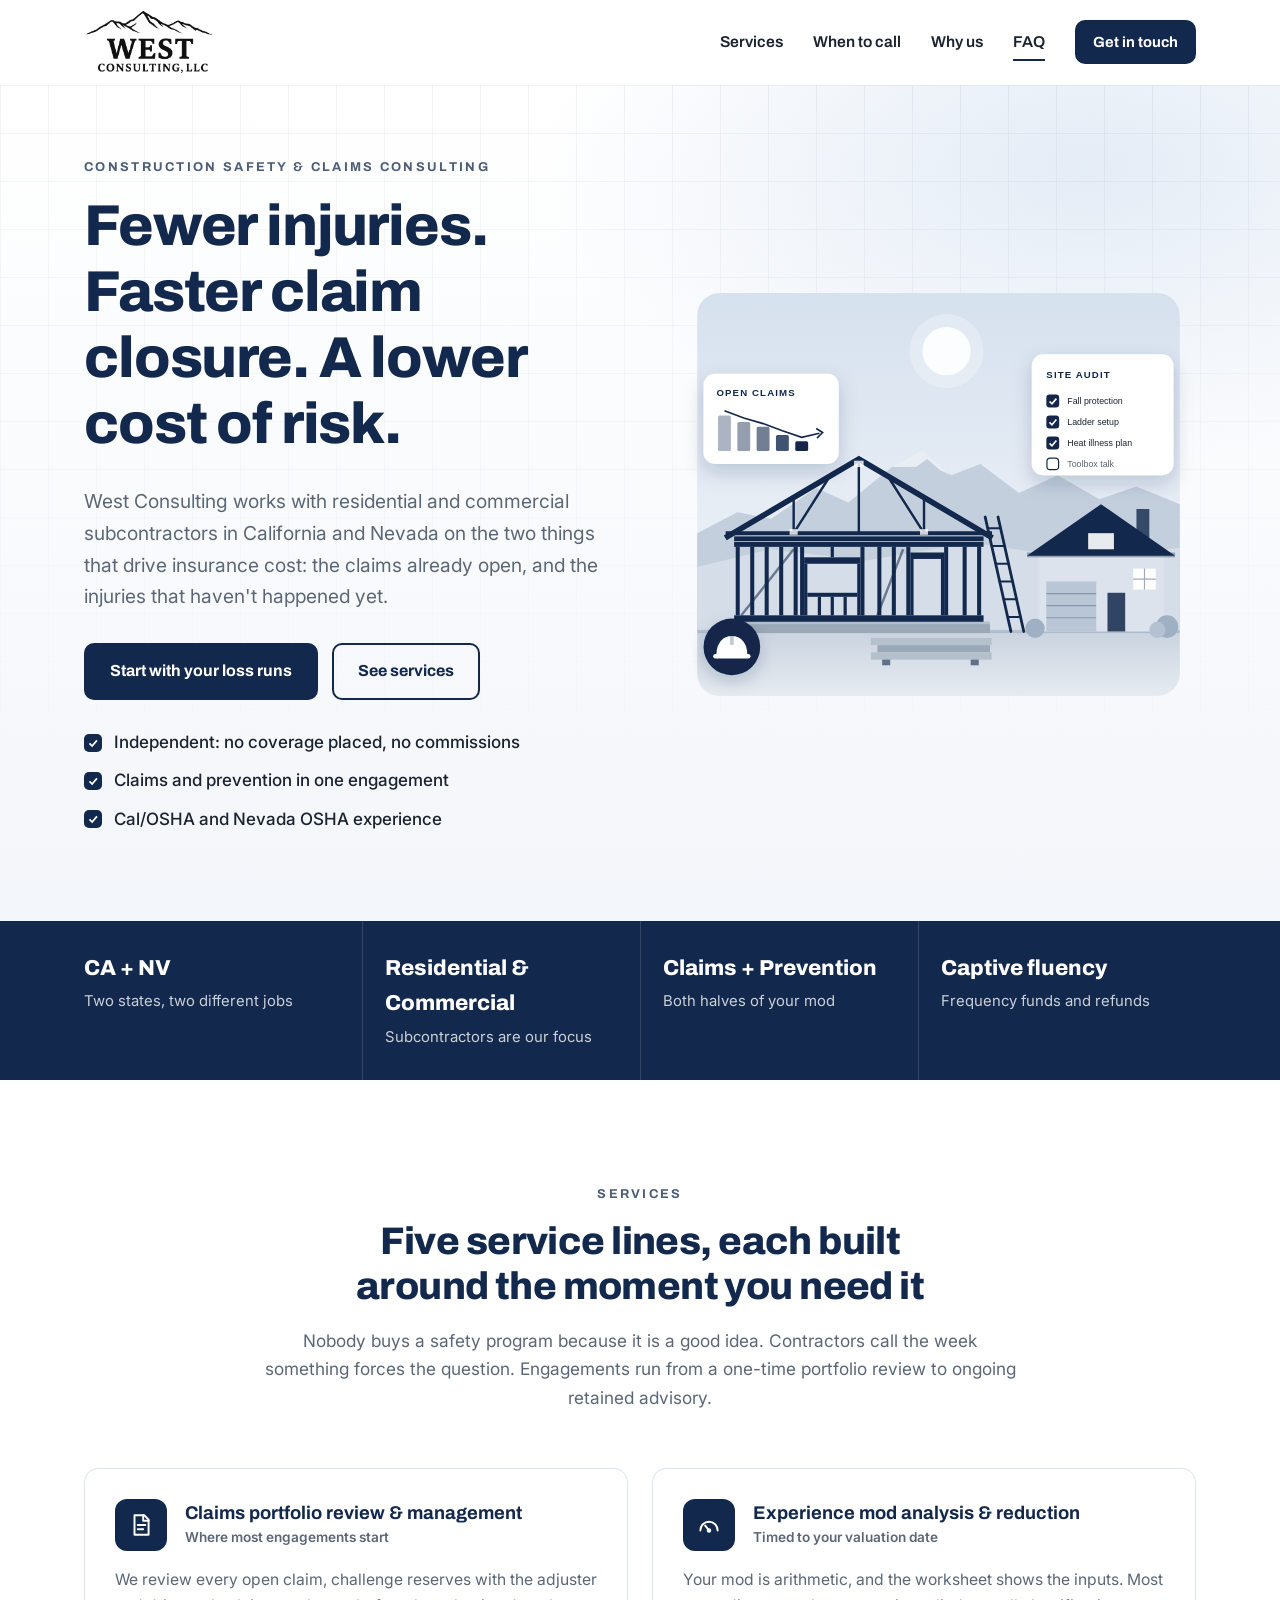
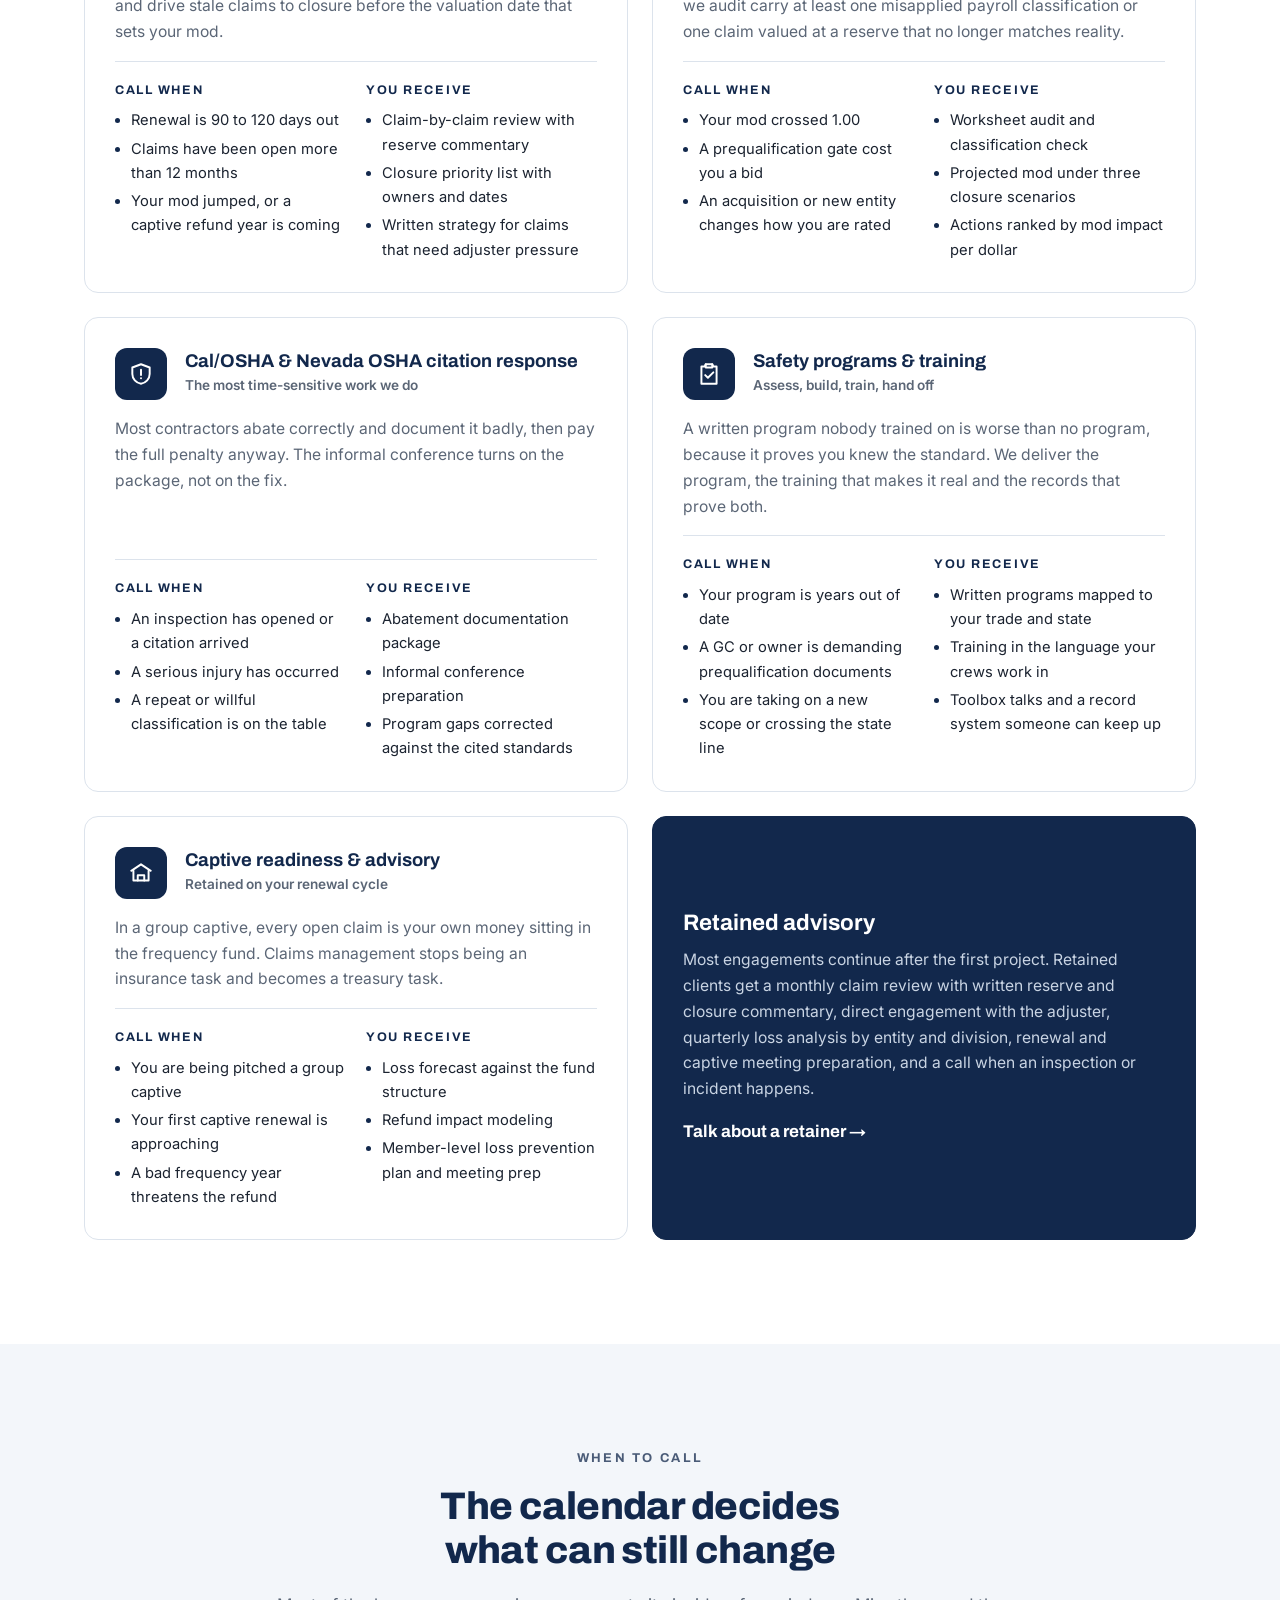
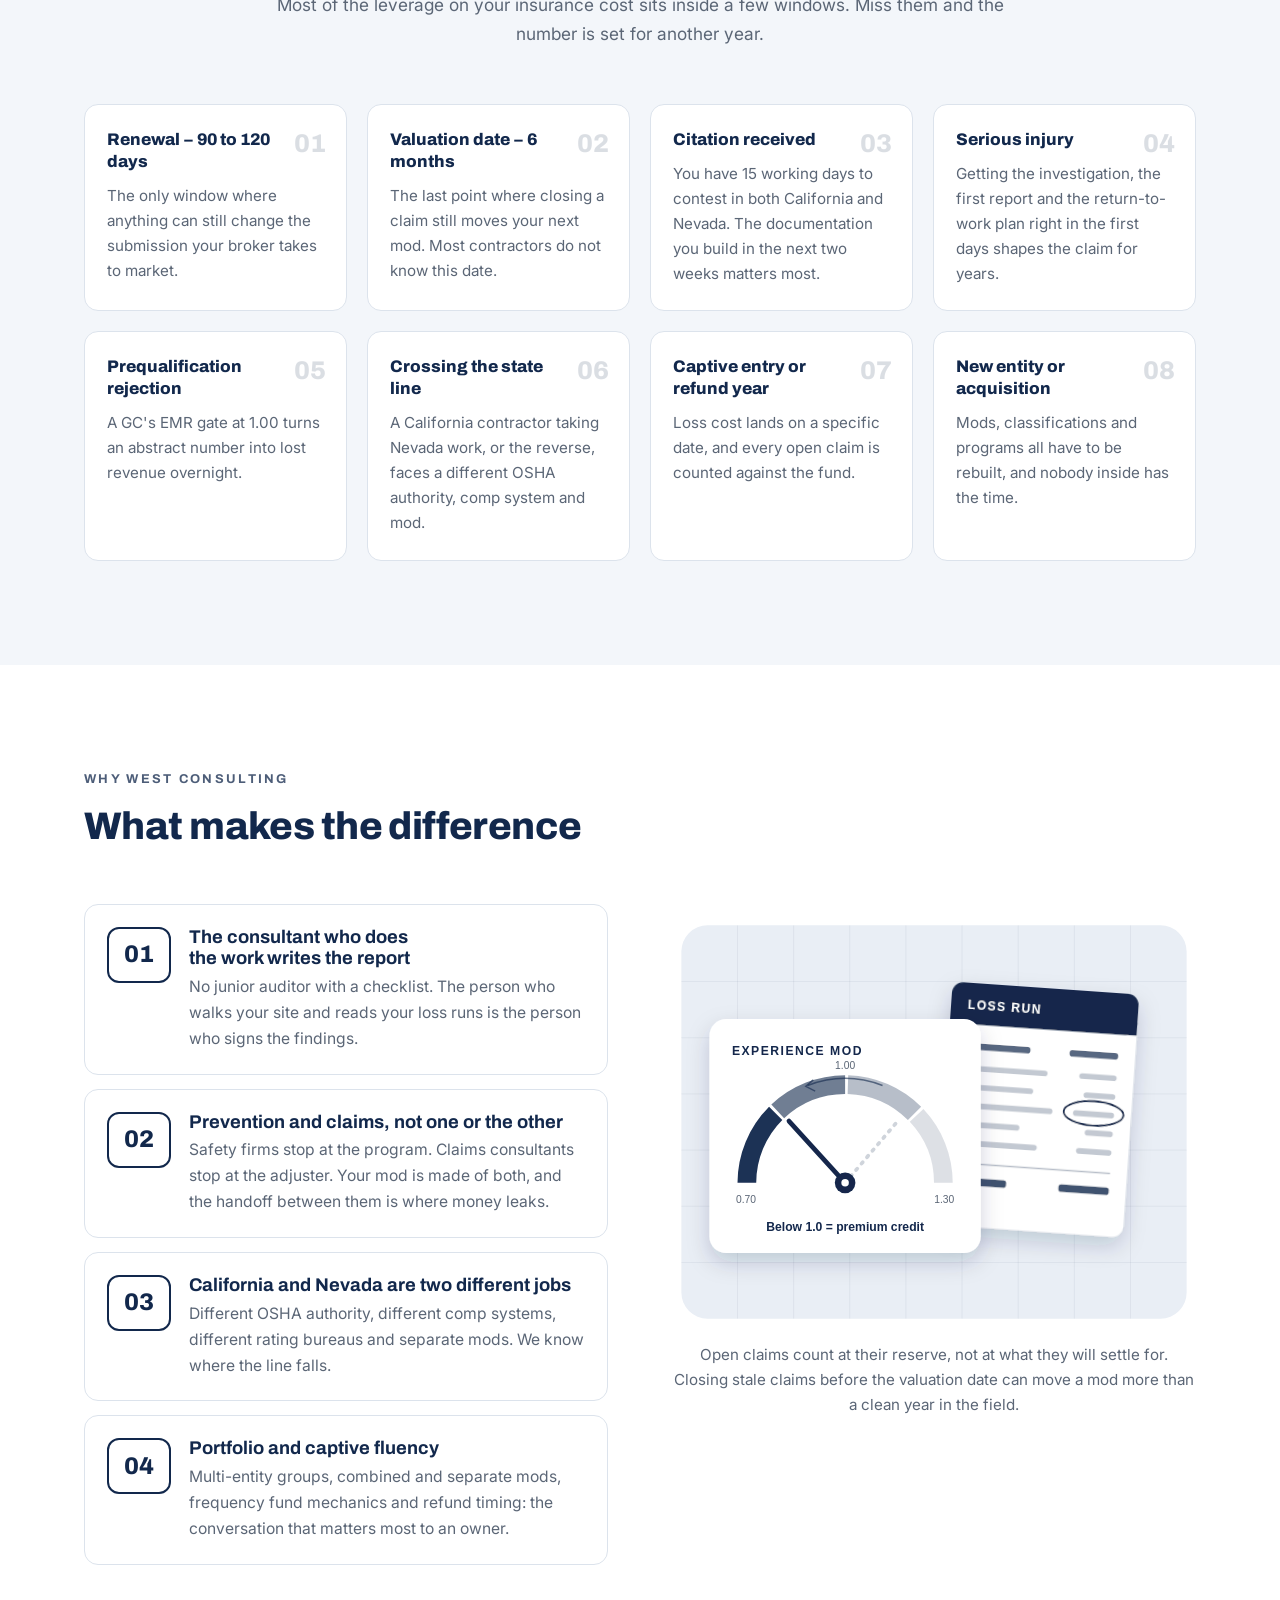
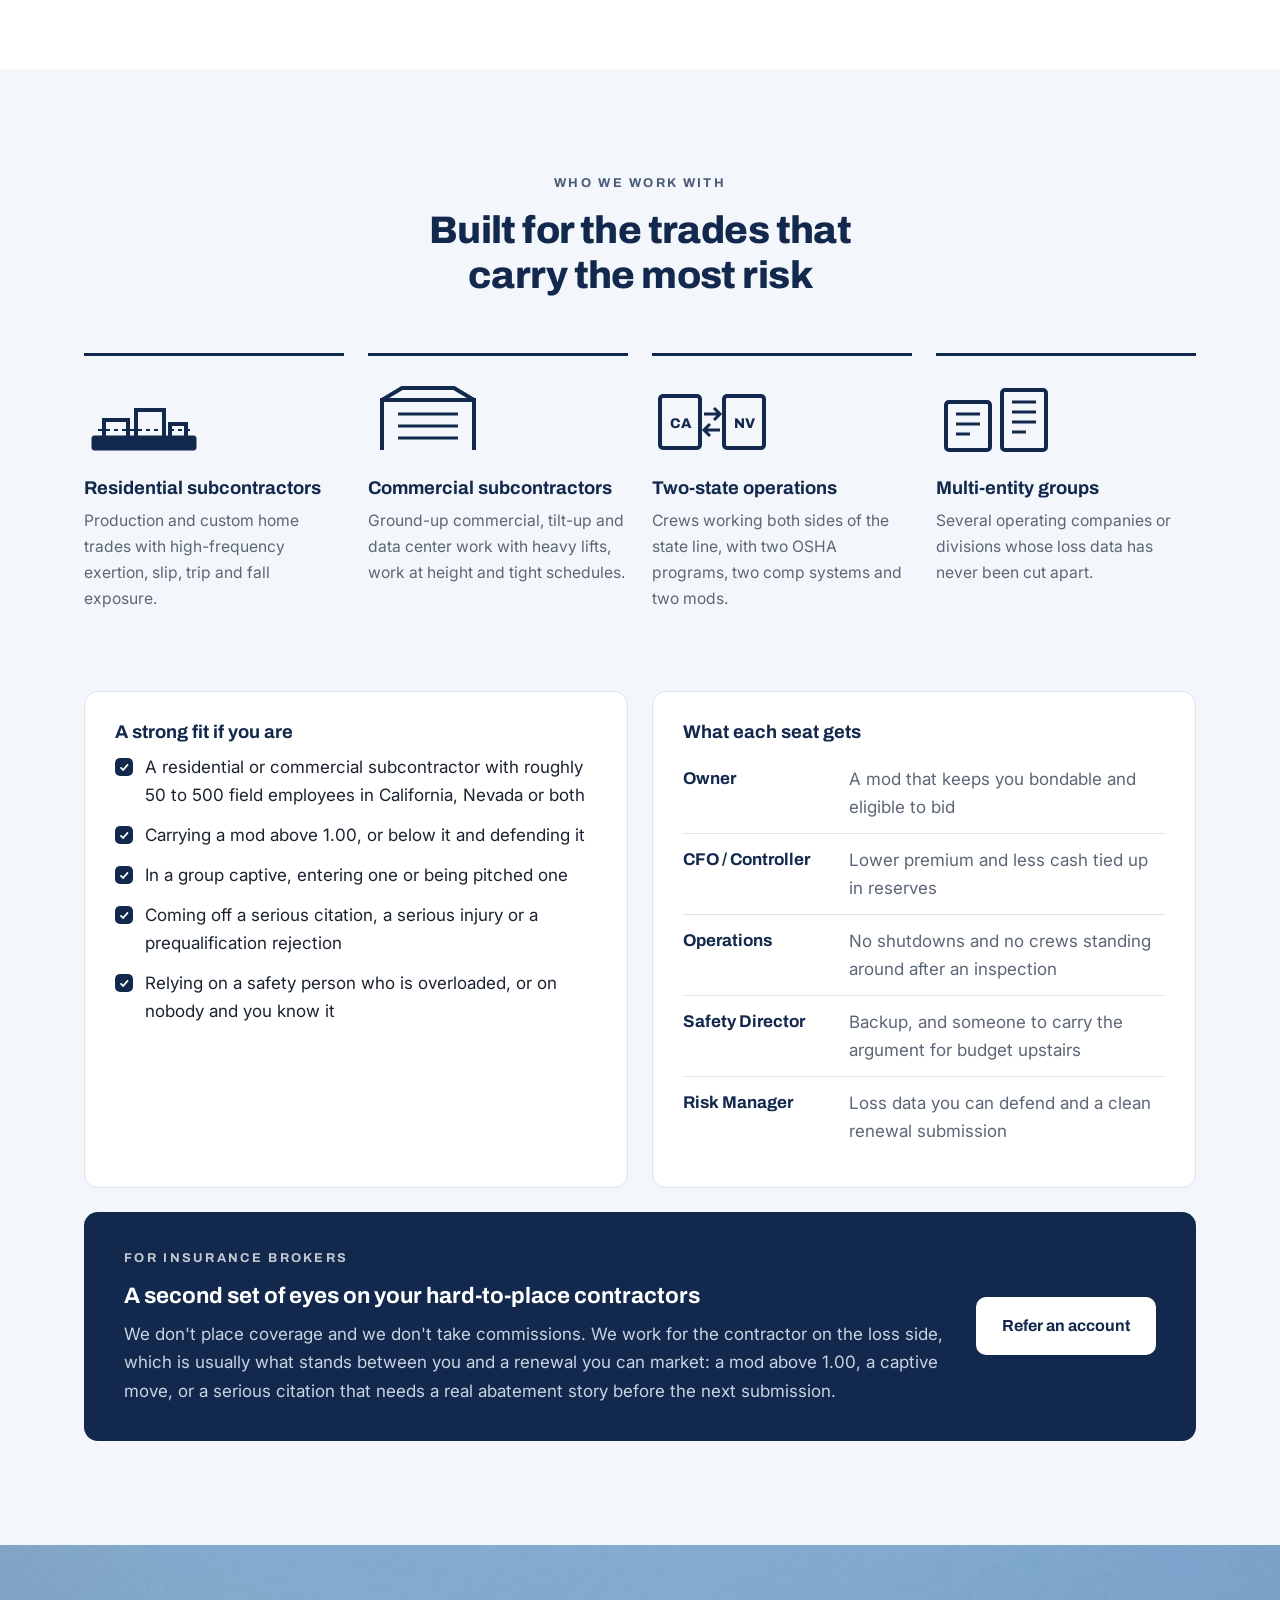
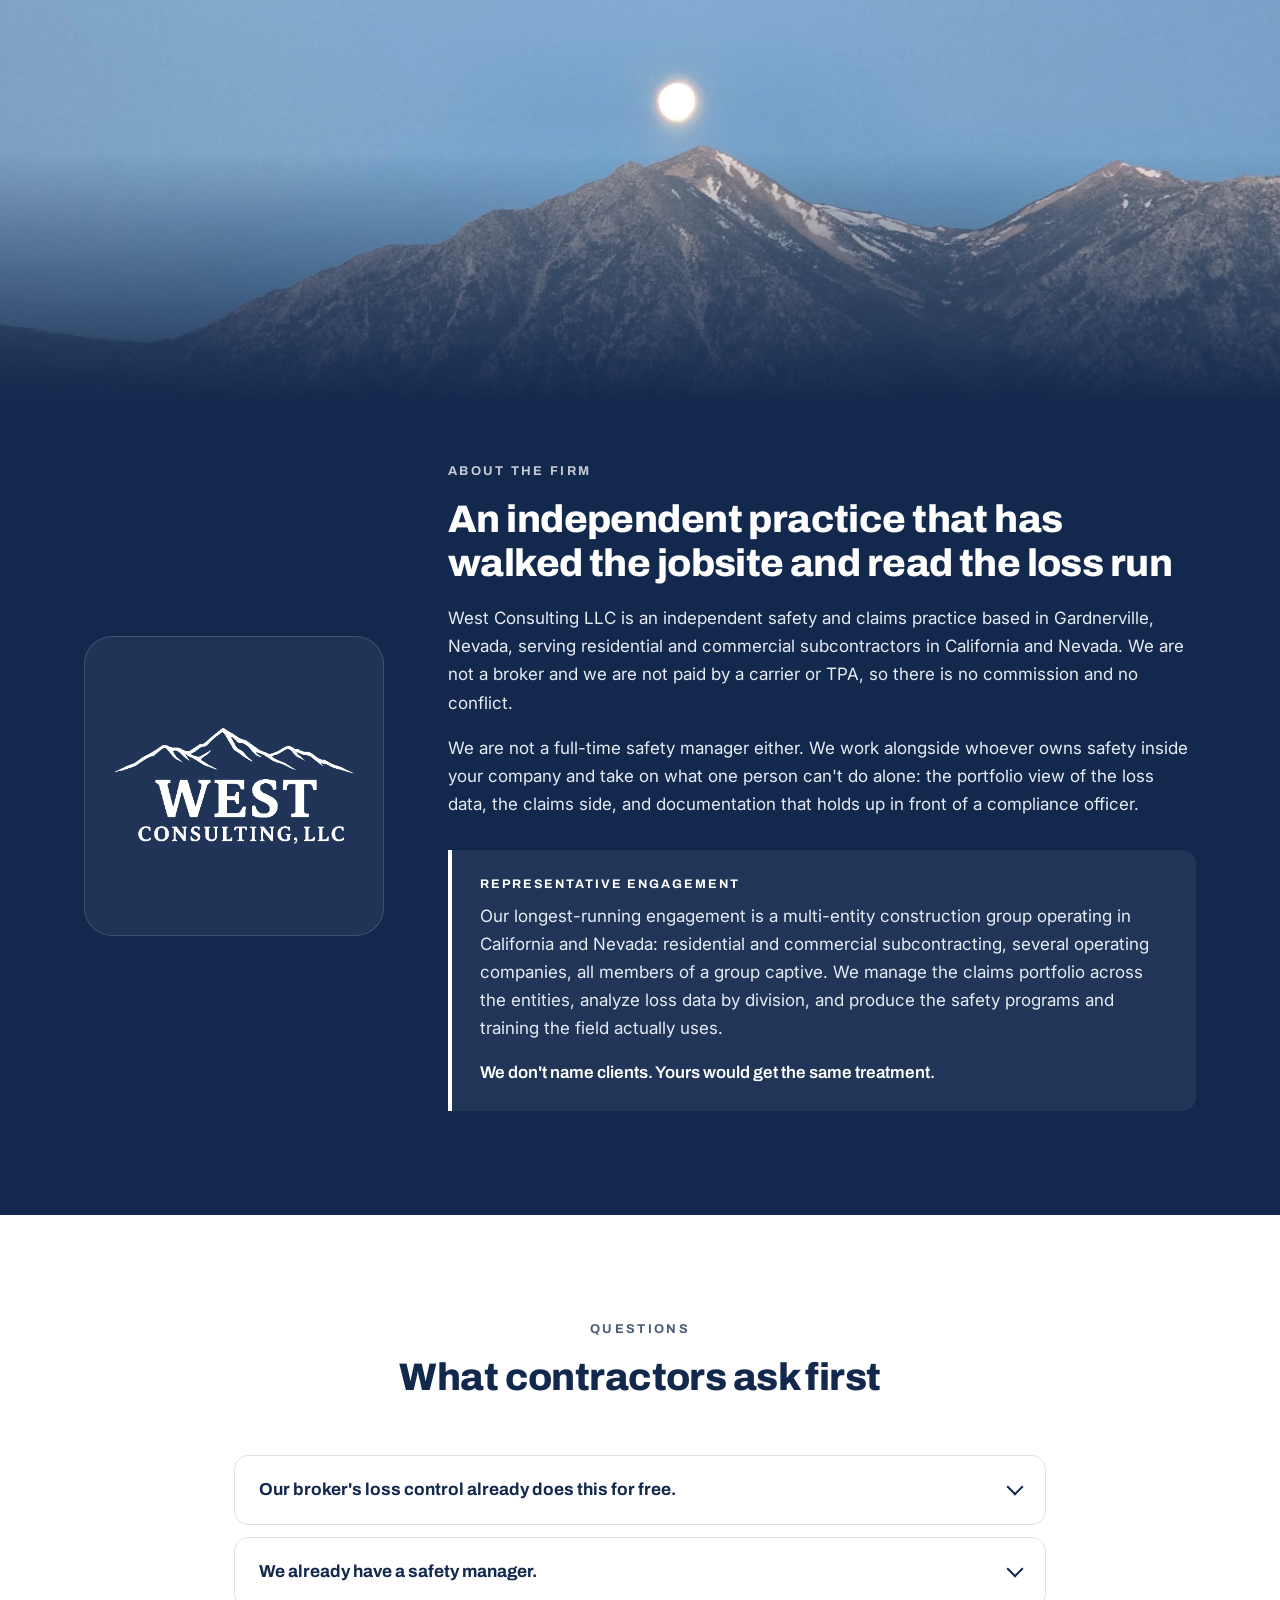
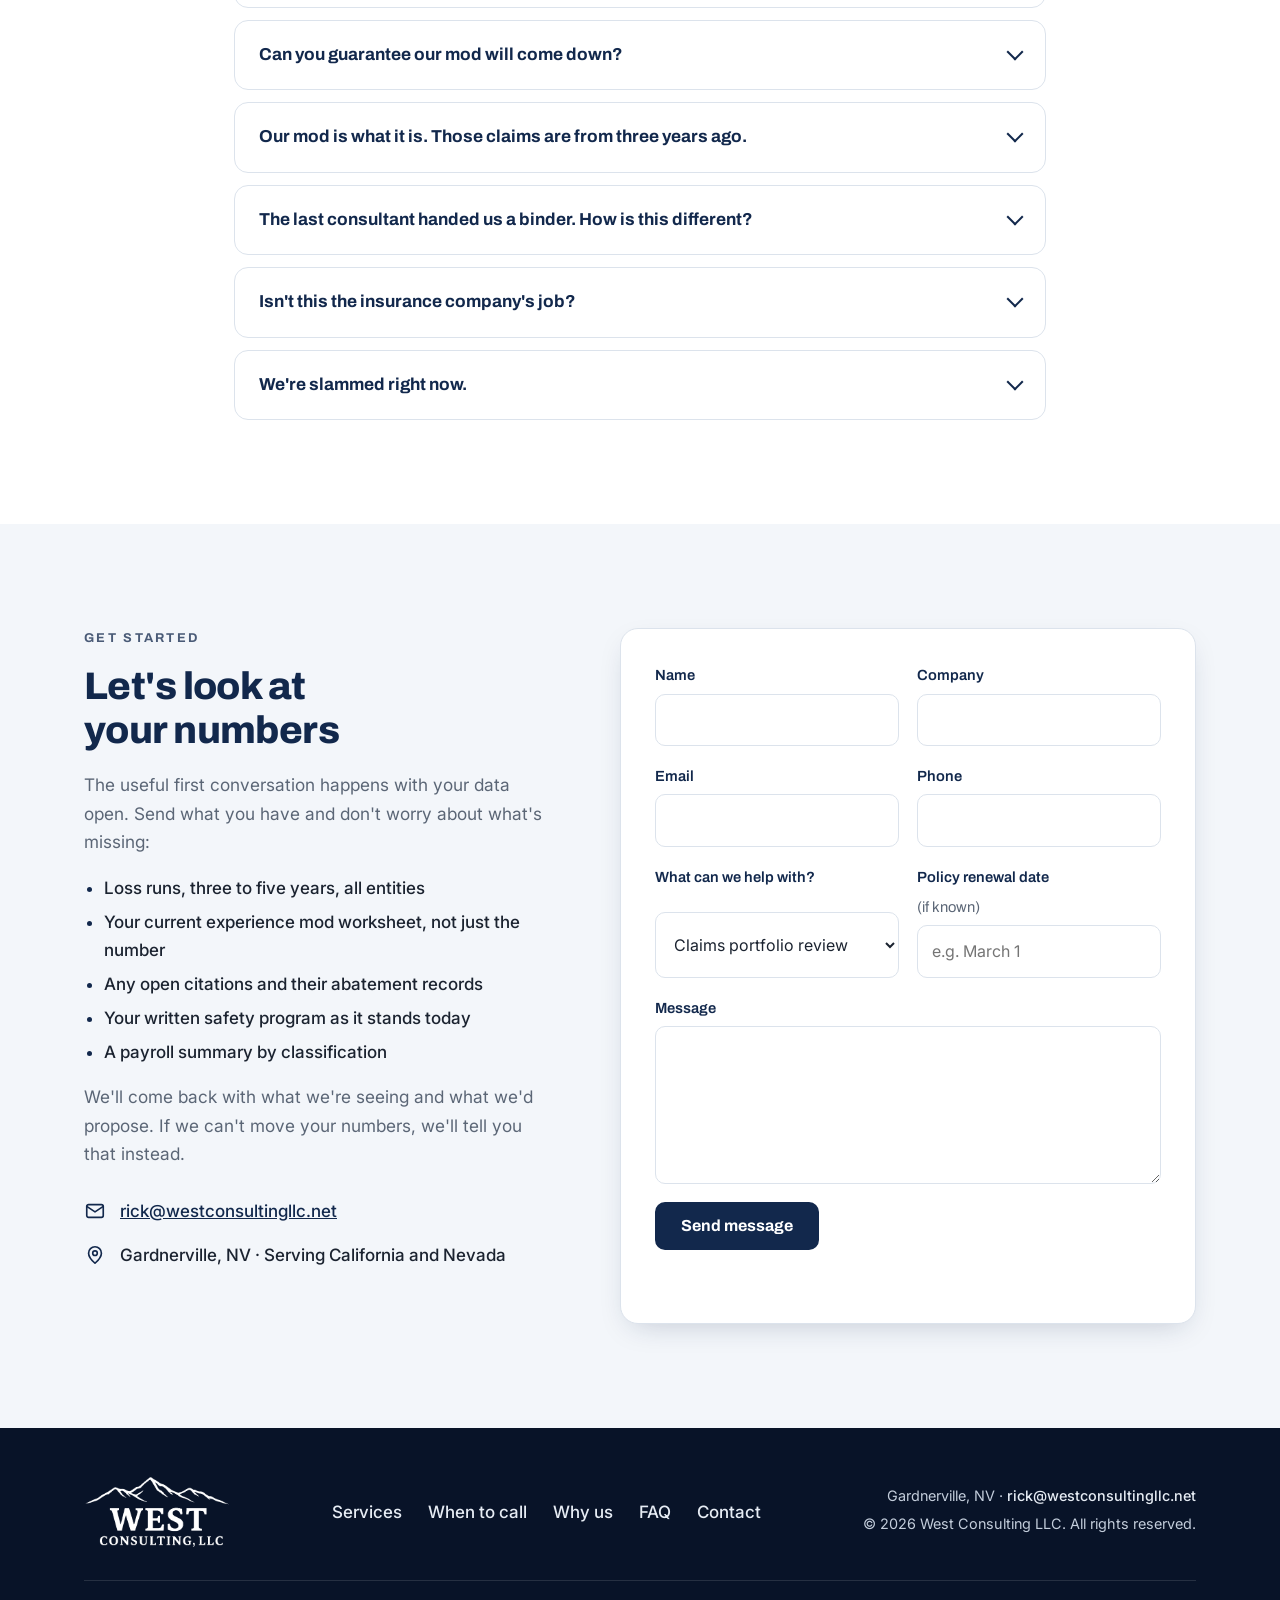
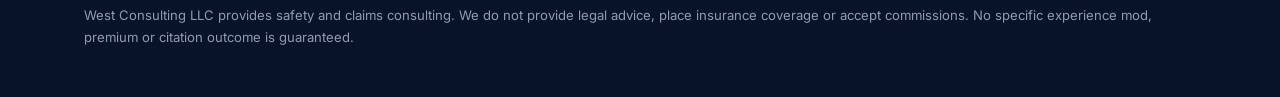
<file: index.html>
<!doctype html>
<html lang="en">
<head>
  <meta charset="utf-8">
  <meta name="viewport" content="width=device-width, initial-scale=1">
  <title>West Consulting LLC | Construction Safety &amp; Claims Management</title>
  <meta name="description" content="Independent safety and claims consulting for residential and commercial subcontractors in California and Nevada. Claims portfolio review, experience mod analysis, Cal/OSHA and Nevada OSHA citation response, safety programs and captive advisory. Based in Gardnerville, NV.">
  <meta name="theme-color" content="#12284C">
  <link rel="canonical" href="https://westconsultingllc.net/">

  <meta property="og:type" content="website">
  <meta property="og:site_name" content="West Consulting LLC">
  <meta property="og:title" content="West Consulting LLC | Construction Safety &amp; Claims Management">
  <meta property="og:description" content="The claims already open, and the injuries that haven't happened yet. Independent safety and claims consulting for residential and commercial subcontractors in California and Nevada.">
  <meta property="og:url" content="https://westconsultingllc.net/">
  <meta property="og:image" content="https://westconsultingllc.net/assets/og-image.png">
  <meta name="twitter:card" content="summary_large_image">

  <link rel="icon" href="assets/favicon-32.png" sizes="32x32" type="image/png">
  <link rel="apple-touch-icon" href="assets/apple-touch-icon.png">
  <link rel="manifest" href="site.webmanifest">

  <link rel="preconnect" href="https://fonts.googleapis.com">
  <link rel="preconnect" href="https://fonts.gstatic.com" crossorigin>
  <link href="https://fonts.googleapis.com/css2?family=Archivo:wght@400;600;700;800&family=Inter:wght@400;500;600&display=swap" rel="stylesheet">
  <link rel="stylesheet" href="css/styles.css">

  <script type="application/ld+json">
  {
    "@context": "https://schema.org",
    "@type": "ProfessionalService",
    "name": "West Consulting LLC",
    "url": "https://westconsultingllc.net/",
    "logo": "https://westconsultingllc.net/assets/logo.png",
    "image": "https://westconsultingllc.net/assets/og-image.png",
    "description": "Independent safety and claims consulting for residential and commercial subcontractors in California and Nevada.",
    "email": "rick@westconsultingllc.net",
    "address": {
      "@type": "PostalAddress",
      "addressLocality": "Gardnerville",
      "addressRegion": "NV",
      "addressCountry": "US"
    },
    "areaServed": ["California", "Nevada"],
    "knowsAbout": ["Workers' compensation claims management", "Experience modification rate", "Cal/OSHA", "Nevada OSHA", "OSHA citation response", "Construction safety programs", "Group captive insurance", "Loss prevention"]
  }
  </script>
</head>
<body>
  <a class="skip-link" href="#main">Skip to content</a>

  <header class="site-header" id="top">
    <div class="container header-inner">
      <a class="brand" href="#top" aria-label="West Consulting LLC, back to top">
        <img src="assets/logo.png" alt="West Consulting, LLC" width="851" height="419">
      </a>
      <button class="nav-toggle" aria-expanded="false" aria-controls="site-nav">
        <span class="sr-only">Menu</span>
        <span class="bar"></span><span class="bar"></span><span class="bar"></span>
      </button>
      <nav class="site-nav" id="site-nav" aria-label="Primary">
        <a href="#services">Services</a>
        <a href="#when">When to call</a>
        <a href="#why">Why us</a>
        <a href="#faq">FAQ</a>
        <a class="btn btn-sm" href="#contact">Get in touch</a>
      </nav>
    </div>
  </header>

  <main id="main">
    <!-- Hero -->
    <section class="hero">
      <div class="container hero-grid">
        <div class="hero-copy">
          <p class="eyebrow">Construction safety &amp; claims consulting</p>
          <h1>Fewer injuries. Faster claim closure. A lower cost of risk.</h1>
          <p class="lead">West Consulting works with residential and commercial subcontractors in California and Nevada on the two things that drive insurance cost: the claims already open, and the injuries that haven't happened yet.</p>
          <div class="hero-actions">
            <a class="btn" href="#contact">Start with your loss runs</a>
            <a class="btn btn-ghost" href="#services">See services</a>
          </div>
          <ul class="hero-points">
            <li>Independent: no coverage placed, no commissions</li>
            <li>Claims and prevention in one engagement</li>
            <li>Cal/OSHA and Nevada OSHA experience</li>
          </ul>
        </div>
        <div class="hero-art">
          <img src="assets/img/hero-site.svg" alt="" width="640" height="540">
        </div>
      </div>
    </section>

    <!-- Proof strip -->
    <section class="strip" aria-label="At a glance">
      <div class="container strip-grid">
        <div><strong>CA + NV</strong><span>Two states, two different jobs</span></div>
        <div><strong>Residential &amp; Commercial</strong><span>Subcontractors are our focus</span></div>
        <div><strong>Claims + Prevention</strong><span>Both halves of your mod</span></div>
        <div><strong>Captive fluency</strong><span>Frequency funds and refunds</span></div>
      </div>
    </section>

    <!-- Services -->
    <section class="section" id="services">
      <div class="container">
        <div class="section-head">
          <p class="eyebrow">Services</p>
          <h2>Five service lines, each built around the moment you need it</h2>
          <p>Nobody buys a safety program because it is a good idea. Contractors call the week something forces the question. Engagements run from a one-time portfolio review to ongoing retained advisory.</p>
        </div>

        <div class="services">
          <article class="service reveal">
            <div class="service-head">
              <div class="icon" aria-hidden="true">
                <svg viewBox="0 0 24 24"><path d="M6 3h9l4 4v14H6z"/><path d="M14 3v5h5"/><path d="M9 12h7M9 16h5"/></svg>
              </div>
              <div>
                <h3>Claims portfolio review &amp; management</h3>
                <p class="service-tag">Where most engagements start</p>
              </div>
            </div>
            <p>We review every open claim, challenge reserves with the adjuster and drive stale claims to closure before the valuation date that sets your mod.</p>
            <div class="service-meta">
              <div>
                <h4>Call when</h4>
                <ul>
                  <li>Renewal is 90 to 120 days out</li>
                  <li>Claims have been open more than 12 months</li>
                  <li>Your mod jumped, or a captive refund year is coming</li>
                </ul>
              </div>
              <div>
                <h4>You receive</h4>
                <ul>
                  <li>Claim-by-claim review with reserve commentary</li>
                  <li>Closure priority list with owners and dates</li>
                  <li>Written strategy for claims that need adjuster pressure</li>
                </ul>
              </div>
            </div>
          </article>

          <article class="service reveal">
            <div class="service-head">
              <div class="icon" aria-hidden="true">
                <svg viewBox="0 0 24 24"><path d="M4 17a8 8 0 0 1 16 0"/><path d="m12 17-3.5-4.5"/><circle cx="12" cy="17" r="1.2"/></svg>
              </div>
              <div>
                <h3>Experience mod analysis &amp; reduction</h3>
                <p class="service-tag">Timed to your valuation date</p>
              </div>
            </div>
            <p>Your mod is arithmetic, and the worksheet shows the inputs. Most we audit carry at least one misapplied payroll classification or one claim valued at a reserve that no longer matches reality.</p>
            <div class="service-meta">
              <div>
                <h4>Call when</h4>
                <ul>
                  <li>Your mod crossed 1.00</li>
                  <li>A prequalification gate cost you a bid</li>
                  <li>An acquisition or new entity changes how you are rated</li>
                </ul>
              </div>
              <div>
                <h4>You receive</h4>
                <ul>
                  <li>Worksheet audit and classification check</li>
                  <li>Projected mod under three closure scenarios</li>
                  <li>Actions ranked by mod impact per dollar</li>
                </ul>
              </div>
            </div>
          </article>

          <article class="service reveal">
            <div class="service-head">
              <div class="icon" aria-hidden="true">
                <svg viewBox="0 0 24 24"><path d="M12 3 4 6v6c0 4.5 3.4 8.3 8 9 4.6-.7 8-4.5 8-9V6z"/><path d="M12 8v5"/><path d="M12 16h.01"/></svg>
              </div>
              <div>
                <h3>Cal/OSHA &amp; Nevada OSHA citation response</h3>
                <p class="service-tag">The most time-sensitive work we do</p>
              </div>
            </div>
            <p>Most contractors abate correctly and document it badly, then pay the full penalty anyway. The informal conference turns on the package, not on the fix.</p>
            <div class="service-meta">
              <div>
                <h4>Call when</h4>
                <ul>
                  <li>An inspection has opened or a citation arrived</li>
                  <li>A serious injury has occurred</li>
                  <li>A repeat or willful classification is on the table</li>
                </ul>
              </div>
              <div>
                <h4>You receive</h4>
                <ul>
                  <li>Abatement documentation package</li>
                  <li>Informal conference preparation</li>
                  <li>Program gaps corrected against the cited standards</li>
                </ul>
              </div>
            </div>
          </article>

          <article class="service reveal">
            <div class="service-head">
              <div class="icon" aria-hidden="true">
                <svg viewBox="0 0 24 24"><path d="M9 3h6l1 2h3v16H5V5h3z"/><path d="M9 3v3h6V3"/><path d="m8.5 13 2.5 2.5L16 10.5"/></svg>
              </div>
              <div>
                <h3>Safety programs &amp; training</h3>
                <p class="service-tag">Assess, build, train, hand off</p>
              </div>
            </div>
            <p>A written program nobody trained on is worse than no program, because it proves you knew the standard. We deliver the program, the training that makes it real and the records that prove both.</p>
            <div class="service-meta">
              <div>
                <h4>Call when</h4>
                <ul>
                  <li>Your program is years out of date</li>
                  <li>A GC or owner is demanding prequalification documents</li>
                  <li>You are taking on a new scope or crossing the state line</li>
                </ul>
              </div>
              <div>
                <h4>You receive</h4>
                <ul>
                  <li>Written programs mapped to your trade and state</li>
                  <li>Training in the language your crews work in</li>
                  <li>Toolbox talks and a record system someone can keep up</li>
                </ul>
              </div>
            </div>
          </article>

          <article class="service reveal">
            <div class="service-head">
              <div class="icon" aria-hidden="true">
                <svg viewBox="0 0 24 24"><path d="M3 10 12 4l9 6"/><path d="M5 10v9h14v-9"/><path d="M9 19v-5h6v5"/></svg>
              </div>
              <div>
                <h3>Captive readiness &amp; advisory</h3>
                <p class="service-tag">Retained on your renewal cycle</p>
              </div>
            </div>
            <p>In a group captive, every open claim is your own money sitting in the frequency fund. Claims management stops being an insurance task and becomes a treasury task.</p>
            <div class="service-meta">
              <div>
                <h4>Call when</h4>
                <ul>
                  <li>You are being pitched a group captive</li>
                  <li>Your first captive renewal is approaching</li>
                  <li>A bad frequency year threatens the refund</li>
                </ul>
              </div>
              <div>
                <h4>You receive</h4>
                <ul>
                  <li>Loss forecast against the fund structure</li>
                  <li>Refund impact modeling</li>
                  <li>Member-level loss prevention plan and meeting prep</li>
                </ul>
              </div>
            </div>
          </article>

          <article class="service service-retained reveal">
            <h3>Retained advisory</h3>
            <p>Most engagements continue after the first project. Retained clients get a monthly claim review with written reserve and closure commentary, direct engagement with the adjuster, quarterly loss analysis by entity and division, renewal and captive meeting preparation, and a call when an inspection or incident happens.</p>
            <a class="text-link" href="#contact">Talk about a retainer &rarr;</a>
          </article>
        </div>
      </div>
    </section>

    <!-- When to call -->
    <section class="section section-alt" id="when">
      <div class="container">
        <div class="section-head">
          <p class="eyebrow">When to call</p>
          <h2>The calendar decides what can still change</h2>
          <p>Most of the leverage on your insurance cost sits inside a few windows. Miss them and the number is set for another year.</p>
        </div>
        <div class="triggers">
          <div class="trigger reveal">
            <span class="trigger-when">Renewal &minus; 90 to 120 days</span>
            <p>The only window where anything can still change the submission your broker takes to market.</p>
          </div>
          <div class="trigger reveal">
            <span class="trigger-when">Valuation date &minus; 6 months</span>
            <p>The last point where closing a claim still moves your next mod. Most contractors do not know this date.</p>
          </div>
          <div class="trigger reveal">
            <span class="trigger-when">Citation received</span>
            <p>You have 15 working days to contest in both California and Nevada. The documentation you build in the next two weeks matters most.</p>
          </div>
          <div class="trigger reveal">
            <span class="trigger-when">Serious injury</span>
            <p>Getting the investigation, the first report and the return-to-work plan right in the first days shapes the claim for years.</p>
          </div>
          <div class="trigger reveal">
            <span class="trigger-when">Prequalification rejection</span>
            <p>A GC's EMR gate at 1.00 turns an abstract number into lost revenue overnight.</p>
          </div>
          <div class="trigger reveal">
            <span class="trigger-when">Crossing the state line</span>
            <p>A California contractor taking Nevada work, or the reverse, faces a different OSHA authority, comp system and mod.</p>
          </div>
          <div class="trigger reveal">
            <span class="trigger-when">Captive entry or refund year</span>
            <p>Loss cost lands on a specific date, and every open claim is counted against the fund.</p>
          </div>
          <div class="trigger reveal">
            <span class="trigger-when">New entity or acquisition</span>
            <p>Mods, classifications and programs all have to be rebuilt, and nobody inside has the time.</p>
          </div>
        </div>
      </div>
    </section>

    <!-- Why -->
    <section class="section" id="why">
      <div class="container approach-grid">
        <div>
          <div class="section-head left">
            <p class="eyebrow">Why West Consulting</p>
            <h2>What makes the difference</h2>
          </div>
          <ol class="steps">
            <li class="reveal">
              <span class="step-num">01</span>
              <div>
                <h3>The consultant who does the work writes the report</h3>
                <p>No junior auditor with a checklist. The person who walks your site and reads your loss runs is the person who signs the findings.</p>
              </div>
            </li>
            <li class="reveal">
              <span class="step-num">02</span>
              <div>
                <h3>Prevention and claims, not one or the other</h3>
                <p>Safety firms stop at the program. Claims consultants stop at the adjuster. Your mod is made of both, and the handoff between them is where money leaks.</p>
              </div>
            </li>
            <li class="reveal">
              <span class="step-num">03</span>
              <div>
                <h3>California and Nevada are two different jobs</h3>
                <p>Different OSHA authority, different comp systems, different rating bureaus and separate mods. We know where the line falls.</p>
              </div>
            </li>
            <li class="reveal">
              <span class="step-num">04</span>
              <div>
                <h3>Portfolio and captive fluency</h3>
                <p>Multi-entity groups, combined and separate mods, frequency fund mechanics and refund timing: the conversation that matters most to an owner.</p>
              </div>
            </li>
          </ol>
        </div>
        <figure class="approach-art reveal">
          <img src="assets/img/emr-gauge.svg" alt="" width="560" height="440" loading="lazy">
          <figcaption>Open claims count at their reserve, not at what they will settle for. Closing stale claims before the valuation date can move a mod more than a clean year in the field.</figcaption>
        </figure>
      </div>
    </section>

    <!-- Who we work with -->
    <section class="section section-alt" id="who">
      <div class="container">
        <div class="section-head">
          <p class="eyebrow">Who we work with</p>
          <h2>Built for the trades that carry the most risk</h2>
        </div>
        <div class="industry-grid">
          <div class="industry reveal">
            <svg class="industry-art" viewBox="0 0 120 80" aria-hidden="true"><rect x="8" y="56" width="104" height="14" rx="2"/><path d="M20 56V40h24v16M52 56V30h28v26M86 56V44h16v12" fill="none" stroke-width="4"/><path d="M14 50h92" stroke-dasharray="4 4" fill="none" stroke-width="2"/></svg>
            <h3>Residential subcontractors</h3>
            <p>Production and custom home trades with high-frequency exertion, slip, trip and fall exposure.</p>
          </div>
          <div class="industry reveal">
            <svg class="industry-art" viewBox="0 0 120 80" aria-hidden="true"><path d="M14 70V20h92v50" fill="none" stroke-width="4"/><path d="M14 20l20-12h52l20 12" fill="none" stroke-width="4"/><path d="M30 34h60M30 46h60M30 58h60" fill="none" stroke-width="3"/></svg>
            <h3>Commercial subcontractors</h3>
            <p>Ground-up commercial, tilt-up and data center work with heavy lifts, work at height and tight schedules.</p>
          </div>
          <div class="industry reveal">
            <svg class="industry-art" viewBox="0 0 120 80" aria-hidden="true"><rect x="8" y="16" width="40" height="52" rx="3" fill="none" stroke-width="4"/><rect x="72" y="16" width="40" height="52" rx="3" fill="none" stroke-width="4"/><path d="M52 34h16M62 28l6 6-6 6M68 50H52M58 44l-6 6 6 6" fill="none" stroke-width="3"/><text x="28" y="48" font-family="Archivo, Arial, sans-serif" font-size="14" font-weight="800" text-anchor="middle" stroke="none">CA</text><text x="92" y="48" font-family="Archivo, Arial, sans-serif" font-size="14" font-weight="800" text-anchor="middle" stroke="none">NV</text></svg>
            <h3>Two-state operations</h3>
            <p>Crews working both sides of the state line, with two OSHA programs, two comp systems and two mods.</p>
          </div>
          <div class="industry reveal">
            <svg class="industry-art" viewBox="0 0 120 80" aria-hidden="true"><rect x="10" y="22" width="44" height="48" rx="3" fill="none" stroke-width="4"/><rect x="66" y="10" width="44" height="60" rx="3" fill="none" stroke-width="4"/><path d="M20 34h24M20 44h24M20 54h14M76 22h24M76 32h24M76 42h24M76 52h14" fill="none" stroke-width="3"/></svg>
            <h3>Multi-entity groups</h3>
            <p>Several operating companies or divisions whose loss data has never been cut apart.</p>
          </div>
        </div>

        <div class="fit-grid">
          <div class="fit reveal">
            <h3>A strong fit if you are</h3>
            <ul class="checks">
              <li>A residential or commercial subcontractor with roughly 50 to 500 field employees in California, Nevada or both</li>
              <li>Carrying a mod above 1.00, or below it and defending it</li>
              <li>In a group captive, entering one or being pitched one</li>
              <li>Coming off a serious citation, a serious injury or a prequalification rejection</li>
              <li>Relying on a safety person who is overloaded, or on nobody and you know it</li>
            </ul>
          </div>
          <div class="fit reveal">
            <h3>What each seat gets</h3>
            <dl class="roles">
              <div><dt>Owner</dt><dd>A mod that keeps you bondable and eligible to bid</dd></div>
              <div><dt>CFO / Controller</dt><dd>Lower premium and less cash tied up in reserves</dd></div>
              <div><dt>Operations</dt><dd>No shutdowns and no crews standing around after an inspection</dd></div>
              <div><dt>Safety Director</dt><dd>Backup, and someone to carry the argument for budget upstairs</dd></div>
              <div><dt>Risk Manager</dt><dd>Loss data you can defend and a clean renewal submission</dd></div>
            </dl>
          </div>
        </div>

        <aside class="broker reveal" aria-labelledby="broker-h">
          <div>
            <p class="eyebrow">For insurance brokers</p>
            <h3 id="broker-h">A second set of eyes on your hard-to-place contractors</h3>
            <p>We don't place coverage and we don't take commissions. We work for the contractor on the loss side, which is usually what stands between you and a renewal you can market: a mod above 1.00, a captive move, or a serious citation that needs a real abatement story before the next submission.</p>
          </div>
          <a class="btn btn-light" href="#contact">Refer an account</a>
        </aside>
      </div>
    </section>

    <!-- About -->
    <section class="section section-dark about" id="about">
      <figure class="photo-band">
        <img src="assets/img/sierra-1200.jpg"
             srcset="assets/img/sierra-1200.jpg 1200w, assets/img/sierra-2400.jpg 2400w"
             sizes="100vw" width="2400" height="985" loading="lazy"
             alt="A full moon rising over snow-streaked Sierra Nevada peaks at dusk">
      </figure>
      <div class="container about-grid">
        <div class="about-mark" aria-hidden="true">
          <img src="assets/logo-white.png" alt="" width="851" height="419">
        </div>
        <div>
          <p class="eyebrow">About the firm</p>
          <h2>An independent practice that has walked the jobsite and read the loss run</h2>
          <p>West Consulting LLC is an independent safety and claims practice based in Gardnerville, Nevada, serving residential and commercial subcontractors in California and Nevada. We are not a broker and we are not paid by a carrier or TPA, so there is no commission and no conflict.</p>
          <p>We are not a full-time safety manager either. We work alongside whoever owns safety inside your company and take on what one person can't do alone: the portfolio view of the loss data, the claims side, and documentation that holds up in front of a compliance officer.</p>
          <div class="engagement">
            <p class="engagement-label">Representative engagement</p>
            <p>Our longest-running engagement is a multi-entity construction group operating in California and Nevada: residential and commercial subcontracting, several operating companies, all members of a group captive. We manage the claims portfolio across the entities, analyze loss data by division, and produce the safety programs and training the field actually uses.</p>
            <p class="engagement-note">We don't name clients. Yours would get the same treatment.</p>
          </div>
        </div>
      </div>
    </section>

    <!-- FAQ -->
    <section class="section" id="faq">
      <div class="container faq-wrap">
        <div class="section-head">
          <p class="eyebrow">Questions</p>
          <h2>What contractors ask first</h2>
        </div>
        <div class="faq">
          <details class="reveal">
            <summary>Our broker's loss control already does this for free.</summary>
            <p>A loss control visit is a report to the carrier about you. It is useful, and we'd want to read it. What it won't do is call your adjuster and argue a reserve down, build the abatement package after a citation, or sit on your side of the table at the captive meeting. If your broker is doing those three things, you don't need us, and we'll tell you so.</p>
          </details>
          <details class="reveal">
            <summary>We already have a safety manager.</summary>
            <p>Good. The engagements that work have someone inside who owns safety. We are not a replacement. We handle what one person can't do alone: the portfolio-level look at the loss data, the claims side, and documentation that has to hold up in front of a compliance officer. Your safety manager usually ends up our best ally.</p>
          </details>
          <details class="reveal">
            <summary>Can you guarantee our mod will come down?</summary>
            <p>No, and be careful with anyone who does. Your mod is arithmetic on claims already reported. What we can do is show you which open claims are still costing you, which payroll classifications are misapplied, and which exposures are generating the frequency that sets next year's number. We show you that math before you spend anything more.</p>
          </details>
          <details class="reveal">
            <summary>Our mod is what it is. Those claims are from three years ago.</summary>
            <p>The closed claims are locked. The open ones aren't. Anything still open is counted at its reserve, not at what it will eventually settle for. Closing a handful of stale claims before your valuation date can move a mod more than a clean year in the field.</p>
          </details>
          <details class="reveal">
            <summary>The last consultant handed us a binder. How is this different?</summary>
            <p>A program nobody trained on is worse than no program, because it proves you knew the standard. We deliver the written program, the training that makes it real and the records that prove both. At the end of every phase, ask us what a compliance officer would ask for, and we'll show you the file.</p>
          </details>
          <details class="reveal">
            <summary>Isn't this the insurance company's job?</summary>
            <p>Loss control exists to price your risk and document the carrier's file. The adjuster manages the claim inside the carrier's interest, which is not always closing it. Neither of them works for you. That gap is the whole practice.</p>
          </details>
          <details class="reveal">
            <summary>We're slammed right now.</summary>
            <p>That is when injuries happen: more crews, more new hires, more overtime. The first phase is desk work with your loss runs and mod worksheet, and it doesn't cost you a superintendent's hour.</p>
          </details>
        </div>
      </div>
    </section>

    <!-- Contact -->
    <section class="section section-alt" id="contact">
      <div class="container contact-grid">
        <div>
          <p class="eyebrow">Get started</p>
          <h2>Let's look at your numbers</h2>
          <p>The useful first conversation happens with your data open. Send what you have and don't worry about what's missing:</p>
          <ul class="send-list">
            <li>Loss runs, three to five years, all entities</li>
            <li>Your current experience mod worksheet, not just the number</li>
            <li>Any open citations and their abatement records</li>
            <li>Your written safety program as it stands today</li>
            <li>A payroll summary by classification</li>
          </ul>
          <p>We'll come back with what we're seeing and what we'd propose. If we can't move your numbers, we'll tell you that instead.</p>
          <ul class="contact-list">
            <li>
              <svg viewBox="0 0 24 24" aria-hidden="true"><rect x="3" y="5" width="18" height="14" rx="2"/><path d="m3 7 9 6 9-6"/></svg>
              <a href="mailto:rick@westconsultingllc.net">rick@westconsultingllc.net</a>
            </li>
            <li>
              <svg viewBox="0 0 24 24" aria-hidden="true"><path d="M12 21s-7-6.2-7-11a7 7 0 0 1 14 0c0 4.8-7 11-7 11z"/><circle cx="12" cy="10" r="2.5"/></svg>
              <span>Gardnerville, NV &middot; Serving California and Nevada</span>
            </li>
          </ul>
        </div>

        <form class="contact-form" id="contact-form" action="mailto:rick@westconsultingllc.net" method="post" enctype="text/plain" novalidate>
          <div class="field-row">
            <label>Name
              <input type="text" name="name" autocomplete="name" required>
            </label>
            <label>Company
              <input type="text" name="company" autocomplete="organization">
            </label>
          </div>
          <div class="field-row">
            <label>Email
              <input type="email" name="email" autocomplete="email" required>
            </label>
            <label>Phone
              <input type="tel" name="phone" autocomplete="tel">
            </label>
          </div>
          <div class="field-row">
            <label>What can we help with?
              <select name="topic">
                <option>Claims portfolio review</option>
                <option>Experience mod analysis</option>
                <option>OSHA citation or inspection</option>
                <option>Safety program or training</option>
                <option>Captive advisory</option>
                <option>Broker referral</option>
                <option>Something else</option>
              </select>
            </label>
            <label>Policy renewal date <span class="optional">(if known)</span>
              <input type="text" name="renewal" placeholder="e.g. March 1">
            </label>
          </div>
          <label>Message
            <textarea name="message" rows="5" required></textarea>
          </label>
          <button class="btn" type="submit">Send message</button>
          <p class="form-note" id="form-note" role="status" aria-live="polite"></p>
        </form>
      </div>
    </section>
  </main>

  <footer class="site-footer">
    <div class="container footer-inner">
      <img src="assets/logo-white.png" alt="West Consulting, LLC" width="851" height="419">
      <nav aria-label="Footer">
        <a href="#services">Services</a>
        <a href="#when">When to call</a>
        <a href="#why">Why us</a>
        <a href="#faq">FAQ</a>
        <a href="#contact">Contact</a>
      </nav>
      <div class="footer-meta">
        <p>Gardnerville, NV &middot; <a href="mailto:rick@westconsultingllc.net">rick@westconsultingllc.net</a></p>
        <p class="copyright">&copy; <span id="year">2026</span> West Consulting LLC. All rights reserved.</p>
      </div>
    </div>
    <div class="container">
      <p class="disclaimer">West Consulting LLC provides safety and claims consulting. We do not provide legal advice, place insurance coverage or accept commissions. No specific experience mod, premium or citation outcome is guaranteed.</p>
    </div>
  </footer>

  <script src="js/main.js" defer></script>
</body>
</html>
</file>
<file: css/styles.css>
/* West Consulting LLC — site styles */

:root {
  --navy: #12284C;
  --navy-700: #0D1E3A;
  --navy-900: #081328;
  --ink: #1B2330;
  --muted: #5B6676;
  --line: #DCE3EC;
  --bg: #FFFFFF;
  --bg-alt: #F3F6FA;
  --radius: 14px;
  --shadow: 0 10px 30px -12px rgba(18, 40, 76, .25);
  --font-head: "Archivo", "Helvetica Neue", Arial, sans-serif;
  --font-body: "Inter", "Helvetica Neue", Arial, sans-serif;
  --max: 1160px;
}

*, *::before, *::after { box-sizing: border-box; }

html { scroll-behavior: smooth; scroll-padding-top: 92px; }

body {
  margin: 0;
  font-family: var(--font-body);
  font-size: 17px;
  line-height: 1.65;
  color: var(--ink);
  background: var(--bg);
  -webkit-font-smoothing: antialiased;
}

img, svg { display: block; max-width: 100%; height: auto; }

h1, h2, h3 {
  font-family: var(--font-head);
  color: var(--navy);
  line-height: 1.15;
  margin: 0 0 .5em;
  text-wrap: balance;
}
h1 { font-size: clamp(2.2rem, 4.6vw, 3.6rem); font-weight: 800; letter-spacing: -.02em; }
h2 { font-size: clamp(1.7rem, 3vw, 2.5rem); font-weight: 800; letter-spacing: -.015em; }
h3 { font-size: 1.15rem; font-weight: 700; }
p { margin: 0 0 1em; }

a { color: var(--navy); }
a:hover { color: var(--navy-700); }

:focus-visible { outline: 3px solid var(--navy); outline-offset: 3px; border-radius: 4px; }

.container { width: 100%; max-width: var(--max); margin: 0 auto; padding: 0 24px; }

.sr-only {
  position: absolute; width: 1px; height: 1px; padding: 0; margin: -1px;
  overflow: hidden; clip: rect(0 0 0 0); white-space: nowrap; border: 0;
}

.skip-link {
  position: absolute; left: 12px; top: -48px; z-index: 100;
  background: var(--navy); color: #fff; padding: 10px 16px; border-radius: 8px;
}
.skip-link:focus { top: 12px; }

.eyebrow {
  font-family: var(--font-head);
  font-size: .8rem;
  font-weight: 700;
  letter-spacing: .18em;
  text-transform: uppercase;
  color: var(--navy);
  opacity: .75;
  margin-bottom: .9rem;
}

/* Buttons */
.btn {
  display: inline-flex; align-items: center; justify-content: center; gap: .5em;
  font-family: var(--font-head); font-weight: 700; font-size: 1rem;
  padding: .85em 1.5em; border-radius: 10px; border: 2px solid var(--navy);
  background: var(--navy); color: #fff; text-decoration: none; cursor: pointer;
  transition: background .2s, color .2s, transform .2s, box-shadow .2s;
}
.btn:hover { background: var(--navy-700); color: #fff; transform: translateY(-1px); box-shadow: var(--shadow); }
.btn-ghost { background: transparent; color: var(--navy); }
.btn-ghost:hover { background: var(--navy); color: #fff; }
.btn-sm { padding: .55em 1.1em; font-size: .92rem; }

/* Header */
.site-header {
  position: sticky; top: 0; z-index: 50;
  background: rgba(255, 255, 255, .92);
  backdrop-filter: saturate(160%) blur(10px);
  border-bottom: 1px solid transparent;
  transition: border-color .2s, box-shadow .2s;
}
.site-header.scrolled { border-bottom-color: var(--line); box-shadow: 0 6px 20px -16px rgba(18, 40, 76, .5); }
.header-inner { display: flex; align-items: center; justify-content: space-between; height: 84px; }
.brand img { height: 64px; width: auto; }

.site-nav { display: flex; align-items: center; gap: 30px; }
.site-nav a:not(.btn) {
  font-family: var(--font-head); font-weight: 600; font-size: .98rem;
  color: var(--ink); text-decoration: none; position: relative;
}
.site-nav a:not(.btn)::after {
  content: ""; position: absolute; left: 0; bottom: -6px; height: 2px; width: 100%;
  background: var(--navy); transform: scaleX(0); transform-origin: left; transition: transform .2s;
}
.site-nav a:not(.btn):hover::after, .site-nav a.active::after { transform: scaleX(1); }
.site-nav .btn { color: #fff; }

.nav-toggle {
  display: none; background: none; border: 0; padding: 10px; cursor: pointer;
  flex-direction: column; gap: 5px;
}
.nav-toggle .bar { width: 24px; height: 2.5px; background: var(--navy); border-radius: 2px; transition: transform .25s, opacity .25s; }
.nav-toggle[aria-expanded="true"] .bar:nth-child(2) { transform: translateY(7.5px) rotate(45deg); }
.nav-toggle[aria-expanded="true"] .bar:nth-child(3) { opacity: 0; }
.nav-toggle[aria-expanded="true"] .bar:nth-child(4) { transform: translateY(-7.5px) rotate(-45deg); }

/* Hero */
.hero {
  position: relative; overflow: hidden;
  padding: 72px 0 88px;
  background:
    radial-gradient(900px 500px at 85% 10%, #E4ECF6 0%, transparent 60%),
    linear-gradient(180deg, #FFFFFF 0%, var(--bg-alt) 100%);
}
.hero::before {
  content: ""; position: absolute; inset: 0; pointer-events: none;
  background-image: linear-gradient(rgba(18, 40, 76, .05) 1px, transparent 1px),
                    linear-gradient(90deg, rgba(18, 40, 76, .05) 1px, transparent 1px);
  background-size: 48px 48px;
  mask-image: linear-gradient(180deg, #000 0%, transparent 85%);
}
.hero-grid { position: relative; display: grid; grid-template-columns: 1.05fr 1fr; gap: 56px; align-items: center; }
.lead { font-size: 1.2rem; color: var(--muted); max-width: 36em; }
.hero-actions { display: flex; flex-wrap: wrap; gap: 14px; margin: 30px 0 28px; }
.hero-points { list-style: none; padding: 0; margin: 0; display: grid; gap: 10px; }
.hero-points li { position: relative; padding-left: 30px; font-weight: 500; }
.hero-points li::before {
  content: ""; position: absolute; left: 0; top: .3em; width: 18px; height: 18px; border-radius: 5px;
  background: var(--navy) url("data:image/svg+xml,%3Csvg xmlns='http://www.w3.org/2000/svg' viewBox='0 0 16 16'%3E%3Cpath d='M4 8.5 7 11.5 12.5 5' fill='none' stroke='white' stroke-width='2'/%3E%3C/svg%3E") center/14px no-repeat;
}
.hero-art img { width: 100%; animation: float 7s ease-in-out infinite; }
@keyframes float { 0%, 100% { transform: translateY(0); } 50% { transform: translateY(-8px); } }

/* Strip */
.strip { background: var(--navy); color: #fff; }
.strip-grid { display: grid; grid-template-columns: repeat(4, 1fr); }
.strip-grid > div { padding: 30px 22px; border-left: 1px solid rgba(255, 255, 255, .14); }
.strip-grid > div:first-child { border-left: 0; padding-left: 0; }
.strip strong { display: block; font-family: var(--font-head); font-size: 1.35rem; font-weight: 800; }
.strip span { font-size: .93rem; opacity: .78; }

/* Sections */
.section { padding: 104px 0; }
.section-alt { background: var(--bg-alt); }
.section-head { max-width: 760px; margin: 0 auto 56px; text-align: center; }
.section-head.left { margin-left: 0; text-align: left; }
.section-head p:not(.eyebrow) { color: var(--muted); font-size: 1.08rem; }

/* Services */
.icon {
  width: 52px; height: 52px; border-radius: 12px; background: var(--navy);
  display: grid; place-items: center; margin-bottom: 20px;
}
.icon svg { width: 26px; height: 26px; fill: none; stroke: #fff; stroke-width: 1.8; stroke-linecap: round; stroke-linejoin: round; }

/* Approach */
.approach-grid { display: grid; grid-template-columns: 1fr 1fr; gap: 64px; align-items: center; }
.steps { list-style: none; padding: 0; margin: 0; display: grid; gap: 14px; }
.steps li {
  display: grid; grid-template-columns: 64px 1fr; gap: 18px; align-items: start;
  background: #fff; border: 1px solid var(--line); border-radius: var(--radius); padding: 22px;
}
.steps h3 { margin-bottom: .25em; }
.steps p { margin: 0; color: var(--muted); font-size: .98rem; }
.step-num {
  font-family: var(--font-head); font-weight: 800; font-size: 1.5rem; color: var(--navy);
  border: 2px solid var(--navy); border-radius: 12px; height: 56px; display: grid; place-items: center;
}
.approach-art { margin: 0; }
.approach-art figcaption { text-align: center; color: var(--muted); font-size: .95rem; margin-top: 14px; }

/* Industries */
.industry-grid { display: grid; grid-template-columns: repeat(4, 1fr); gap: 24px; }
.industry { border-top: 3px solid var(--navy); padding-top: 24px; }
.industry-art { width: 120px; height: 80px; margin-bottom: 18px; fill: var(--navy); stroke: var(--navy); }
.industry-art [fill="none"] { fill: none; }
.industry p { color: var(--muted); font-size: .98rem; }

/* Services */
.services { display: grid; grid-template-columns: repeat(2, 1fr); gap: 24px; }
.service {
  background: #fff; border: 1px solid var(--line); border-radius: var(--radius); padding: 30px;
  display: flex; flex-direction: column; transition: box-shadow .25s, border-color .25s;
}
.service:hover { box-shadow: var(--shadow); border-color: transparent; }
.service-head { display: flex; gap: 18px; align-items: center; margin-bottom: 16px; }
.service-head .icon { margin: 0; flex: none; }
.service-head h3 { margin: 0; }
.service-tag { margin: 2px 0 0; font-size: .85rem; font-weight: 600; color: var(--muted); }
.service > p { color: var(--muted); font-size: .98rem; }
.service-meta { display: grid; grid-template-columns: 1fr 1fr; gap: 20px; margin-top: auto; padding-top: 18px; border-top: 1px solid var(--line); }
.service-meta h4 { font-family: var(--font-head); font-size: .78rem; letter-spacing: .14em; text-transform: uppercase; color: var(--navy); margin: 0 0 8px; }
.service-meta ul { margin: 0; padding-left: 1.1em; font-size: .92rem; display: grid; gap: 4px; }
.service-meta li::marker { color: var(--navy); }
.service-retained { background: var(--navy); border-color: var(--navy); color: #E6ECF4; justify-content: center; }
.service-retained h3 { color: #fff; font-size: 1.4rem; }
.service-retained > p { color: #C9D4E3; }
.text-link { color: #fff; font-family: var(--font-head); font-weight: 700; text-decoration: none; }
.text-link:hover { color: #fff; text-decoration: underline; }

/* When to call */
.triggers { display: grid; grid-template-columns: repeat(4, 1fr); gap: 20px; counter-reset: trig; }
.trigger { background: #fff; border: 1px solid var(--line); border-radius: var(--radius); padding: 24px 22px; position: relative; }
.trigger::before {
  counter-increment: trig; content: counter(trig, decimal-leading-zero);
  position: absolute; top: 18px; right: 20px; font-family: var(--font-head); font-weight: 800; color: var(--navy); opacity: .15; font-size: 1.6rem;
}
.trigger-when { display: block; font-family: var(--font-head); font-weight: 800; color: var(--navy); font-size: 1.05rem; margin-bottom: 10px; padding-right: 36px; line-height: 1.3; }
.trigger p { margin: 0; color: var(--muted); font-size: .95rem; }

/* Fit and roles */
.fit-grid { display: grid; grid-template-columns: 1fr 1fr; gap: 24px; margin-top: 64px; }
.fit { background: #fff; border: 1px solid var(--line); border-radius: var(--radius); padding: 30px; }
.checks { list-style: none; padding: 0; margin: 0; display: grid; gap: 12px; }
.checks li { position: relative; padding-left: 30px; }
.checks li::before {
  content: ""; position: absolute; left: 0; top: .3em; width: 18px; height: 18px; border-radius: 5px;
  background: var(--navy) url("data:image/svg+xml,%3Csvg xmlns='http://www.w3.org/2000/svg' viewBox='0 0 16 16'%3E%3Cpath d='M4 8.5 7 11.5 12.5 5' fill='none' stroke='white' stroke-width='2'/%3E%3C/svg%3E") center/14px no-repeat;
}
.roles { margin: 0; display: grid; }
.roles > div { display: grid; grid-template-columns: 150px 1fr; gap: 16px; padding: 12px 0; border-bottom: 1px solid var(--line); }
.roles > div:last-child { border-bottom: 0; }
.roles dt { font-family: var(--font-head); font-weight: 700; color: var(--navy); }
.roles dd { margin: 0; color: var(--muted); }

.broker {
  margin-top: 24px; background: var(--navy); color: #E6ECF4; border-radius: var(--radius);
  padding: 36px 40px; display: grid; grid-template-columns: 1fr auto; gap: 32px; align-items: center;
}
.broker .eyebrow, .broker h3 { color: #fff; }
.broker h3 { font-size: 1.4rem; }
.broker p:last-child { margin: 0; color: #C9D4E3; }
.btn-light { background: #fff; color: var(--navy); border-color: #fff; white-space: nowrap; }
.btn-light:hover { background: #E6ECF4; color: var(--navy); }

/* About */
.section-dark {
  background:
    radial-gradient(700px 400px at 10% 0%, rgba(255, 255, 255, .07), transparent 60%),
    var(--navy);
  color: #E6ECF4;
}
.section-dark h2, .section-dark .eyebrow { color: #fff; }
.about { padding-top: 0; }
.photo-band { position: relative; margin: 0 0 56px; height: clamp(260px, 36vw, 540px); overflow: hidden; }
.photo-band img { width: 100%; height: 100%; object-fit: cover; object-position: 50% 40%; }
.photo-band::after {
  content: ""; position: absolute; inset: 0; pointer-events: none;
  background: linear-gradient(180deg, rgba(18, 40, 76, 0) 45%, rgba(18, 40, 76, .6) 78%, var(--navy) 100%);
}
.about-grid { display: grid; grid-template-columns: 300px 1fr; gap: 64px; align-items: center; }
.about-mark {
  aspect-ratio: 1; border-radius: 28px; display: grid; place-items: center;
  background: rgba(255, 255, 255, .06); border: 1px solid rgba(255, 255, 255, .14);
}
.about-mark img { width: 82%; }
.engagement {
  margin-top: 32px; padding: 24px 28px; border-left: 4px solid #fff;
  background: rgba(255, 255, 255, .06); border-radius: 0 var(--radius) var(--radius) 0;
}
.engagement-label { font-family: var(--font-head); font-size: .78rem; font-weight: 700; letter-spacing: .16em; text-transform: uppercase; color: #fff; margin-bottom: .6em; }
.engagement-note { margin: 0; font-family: var(--font-head); font-weight: 600; color: #fff; }

/* FAQ */
.faq-wrap { max-width: 860px; }
.faq { display: grid; gap: 12px; }
.faq details { border: 1px solid var(--line); border-radius: var(--radius); background: #fff; }
.faq details[open] { box-shadow: var(--shadow); border-color: transparent; }
.faq summary {
  list-style: none; cursor: pointer; padding: 20px 56px 20px 24px; position: relative;
  font-family: var(--font-head); font-weight: 700; font-size: 1.08rem; color: var(--navy);
}
.faq summary::-webkit-details-marker { display: none; }
.faq summary::after {
  content: ""; position: absolute; right: 24px; top: 50%; width: 12px; height: 12px; margin-top: -9px;
  border-right: 2.5px solid var(--navy); border-bottom: 2.5px solid var(--navy); transform: rotate(45deg); transition: transform .2s;
}
.faq details[open] summary::after { transform: rotate(-135deg); margin-top: -3px; }
.faq details p { margin: 0; padding: 0 24px 22px; color: var(--muted); }

blockquote {
  margin: 32px 0 0; padding: 24px 28px; border-left: 4px solid #fff;
  background: rgba(255, 255, 255, .06); border-radius: 0 var(--radius) var(--radius) 0;
}
blockquote p { font-family: var(--font-head); font-size: 1.2rem; font-weight: 600; color: #fff; }
blockquote footer { font-size: .92rem; opacity: .8; }

/* Contact */
.contact-grid { display: grid; grid-template-columns: .9fr 1.1fr; gap: 64px; align-items: start; }
.contact-grid > div > p:not(.eyebrow) { color: var(--muted); font-size: 1.08rem; }
.send-list { margin: 0 0 1em; padding-left: 1.2em; display: grid; gap: 6px; font-weight: 500; }
.send-list li::marker { color: var(--navy); }
.optional { font-weight: 400; color: var(--muted); }
.contact-list { list-style: none; padding: 0; margin: 28px 0 0; display: grid; gap: 16px; }
.contact-list li { display: flex; align-items: center; gap: 14px; font-weight: 500; }
.contact-list svg { width: 22px; height: 22px; fill: none; stroke: var(--navy); stroke-width: 1.8; stroke-linecap: round; stroke-linejoin: round; flex: none; }

.contact-form {
  background: #fff; border: 1px solid var(--line); border-radius: 18px; padding: 34px;
  box-shadow: var(--shadow); display: grid; gap: 18px;
}
.field-row { display: grid; grid-template-columns: 1fr 1fr; gap: 18px; }
.contact-form label { display: grid; gap: 6px; font-family: var(--font-head); font-weight: 600; font-size: .92rem; color: var(--navy); }
.contact-form input, .contact-form select, .contact-form textarea {
  font: inherit; font-family: var(--font-body); font-weight: 400; font-size: 1rem; color: var(--ink);
  padding: 12px 14px; border: 1.5px solid var(--line); border-radius: 10px; background: #fff; width: 100%;
  transition: border-color .2s, box-shadow .2s;
}
.contact-form input:focus, .contact-form select:focus, .contact-form textarea:focus {
  outline: none; border-color: var(--navy); box-shadow: 0 0 0 4px rgba(18, 40, 76, .12);
}
.contact-form .invalid { border-color: var(--navy); box-shadow: 0 0 0 4px rgba(18, 40, 76, .18); }
.contact-form textarea { resize: vertical; }
.contact-form .btn { justify-self: start; }
.form-note { margin: 0; font-size: .95rem; color: var(--muted); min-height: 1.4em; }

/* Footer */
.site-footer { background: var(--navy-900); color: #C3CDDB; padding: 48px 0; }
.site-footer .footer-inner > img { height: 72px; width: auto; }
.footer-inner { display: grid; grid-template-columns: auto 1fr auto; gap: 32px; align-items: center; }
.site-footer nav { display: flex; gap: 26px; justify-content: center; flex-wrap: wrap; }
.site-footer a { color: #E6ECF4; text-decoration: none; font-weight: 500; }
.site-footer a:hover { color: #fff; text-decoration: underline; }
.copyright { margin: 0; font-size: .9rem; }
.footer-meta { text-align: right; font-size: .9rem; }
.footer-meta p { margin: 0 0 4px; }
.disclaimer { margin: 32px 0 0; padding-top: 24px; border-top: 1px solid rgba(255, 255, 255, .12); font-size: .82rem; color: #8F9CB0; }

/* Reveal on scroll */
.js .reveal { opacity: 0; transform: translateY(18px); transition: opacity .6s ease, transform .6s ease; }
.js .reveal.in { opacity: 1; transform: none; }

/* Responsive */
@media (max-width: 1024px) {
  .triggers { grid-template-columns: repeat(2, 1fr); }
  .industry-grid { grid-template-columns: repeat(2, 1fr); gap: 36px 24px; }
  .strip-grid { grid-template-columns: repeat(2, 1fr); }
  .strip-grid > div:nth-child(3) { border-left: 0; padding-left: 0; }
  .strip-grid > div { border-top: 1px solid rgba(255, 255, 255, .14); }
  .strip-grid > div:nth-child(-n+2) { border-top: 0; }
}

@media (max-width: 880px) {
  .nav-toggle { display: flex; }
  .site-nav {
    position: absolute; top: 84px; left: 0; right: 0; flex-direction: column; align-items: stretch; gap: 0;
    background: #fff; border-bottom: 1px solid var(--line); padding: 8px 24px 20px;
    box-shadow: 0 20px 30px -20px rgba(18, 40, 76, .4);
    display: none;
  }
  .site-nav.open { display: flex; }
  .site-nav a:not(.btn) { padding: 14px 0; border-bottom: 1px solid var(--line); }
  .site-nav a:not(.btn)::after { display: none; }
  .site-nav .btn { margin-top: 16px; }

  .hero { padding: 48px 0 64px; }
  .hero-grid, .approach-grid, .about-grid, .contact-grid { grid-template-columns: 1fr; gap: 44px; }
  .hero-art { max-width: 560px; margin: 0 auto; }
  .about-mark { max-width: 220px; }
  .section { padding: 76px 0; }
  .about { padding-top: 0; }
  .photo-band { margin-bottom: 40px; }
  .footer-inner { grid-template-columns: 1fr; text-align: center; justify-items: center; }
  .footer-meta { text-align: center; }
  .services, .fit-grid { grid-template-columns: 1fr; }
  .broker { grid-template-columns: 1fr; padding: 30px 28px; }
}

@media (max-width: 600px) {
  body { font-size: 16px; }
  .container { padding: 0 16px; }
  .brand img { height: 56px; }
  .site-nav { padding: 8px 16px 20px; }
  .triggers, .field-row, .service-meta { grid-template-columns: 1fr; }
  .industry-grid { grid-template-columns: 1fr 1fr; gap: 28px 16px; }
  .industry-art { width: 84px; height: 56px; }
  .industry h3 { font-size: 1rem; }
  .industry p { font-size: .9rem; }
  .service, .fit { padding: 24px 20px; }
  .roles > div { grid-template-columns: 1fr; gap: 2px; }
  .broker .btn { justify-self: stretch; }
  .strip-grid { grid-template-columns: 1fr; }
  .strip-grid > div { border-left: 0; padding: 20px 0; border-top: 1px solid rgba(255, 255, 255, .14); }
  .strip-grid > div:first-child { border-top: 0; }
  .contact-form { padding: 24px 20px; }
  .steps li { grid-template-columns: 48px 1fr; padding: 18px; }
  .step-num { height: 48px; font-size: 1.2rem; }
  .hero-actions .btn { flex: 1 1 100%; }
}

@media (prefers-reduced-motion: reduce) {
  html { scroll-behavior: auto; }
  .hero-art img { animation: none; }
  .js .reveal { opacity: 1; transform: none; transition: none; }
  * { transition: none !important; }
}

@media print {
  .site-header, .nav-toggle, .contact-form, .hero-art { display: none; }
  .section { padding: 24px 0; }
}
</file>
